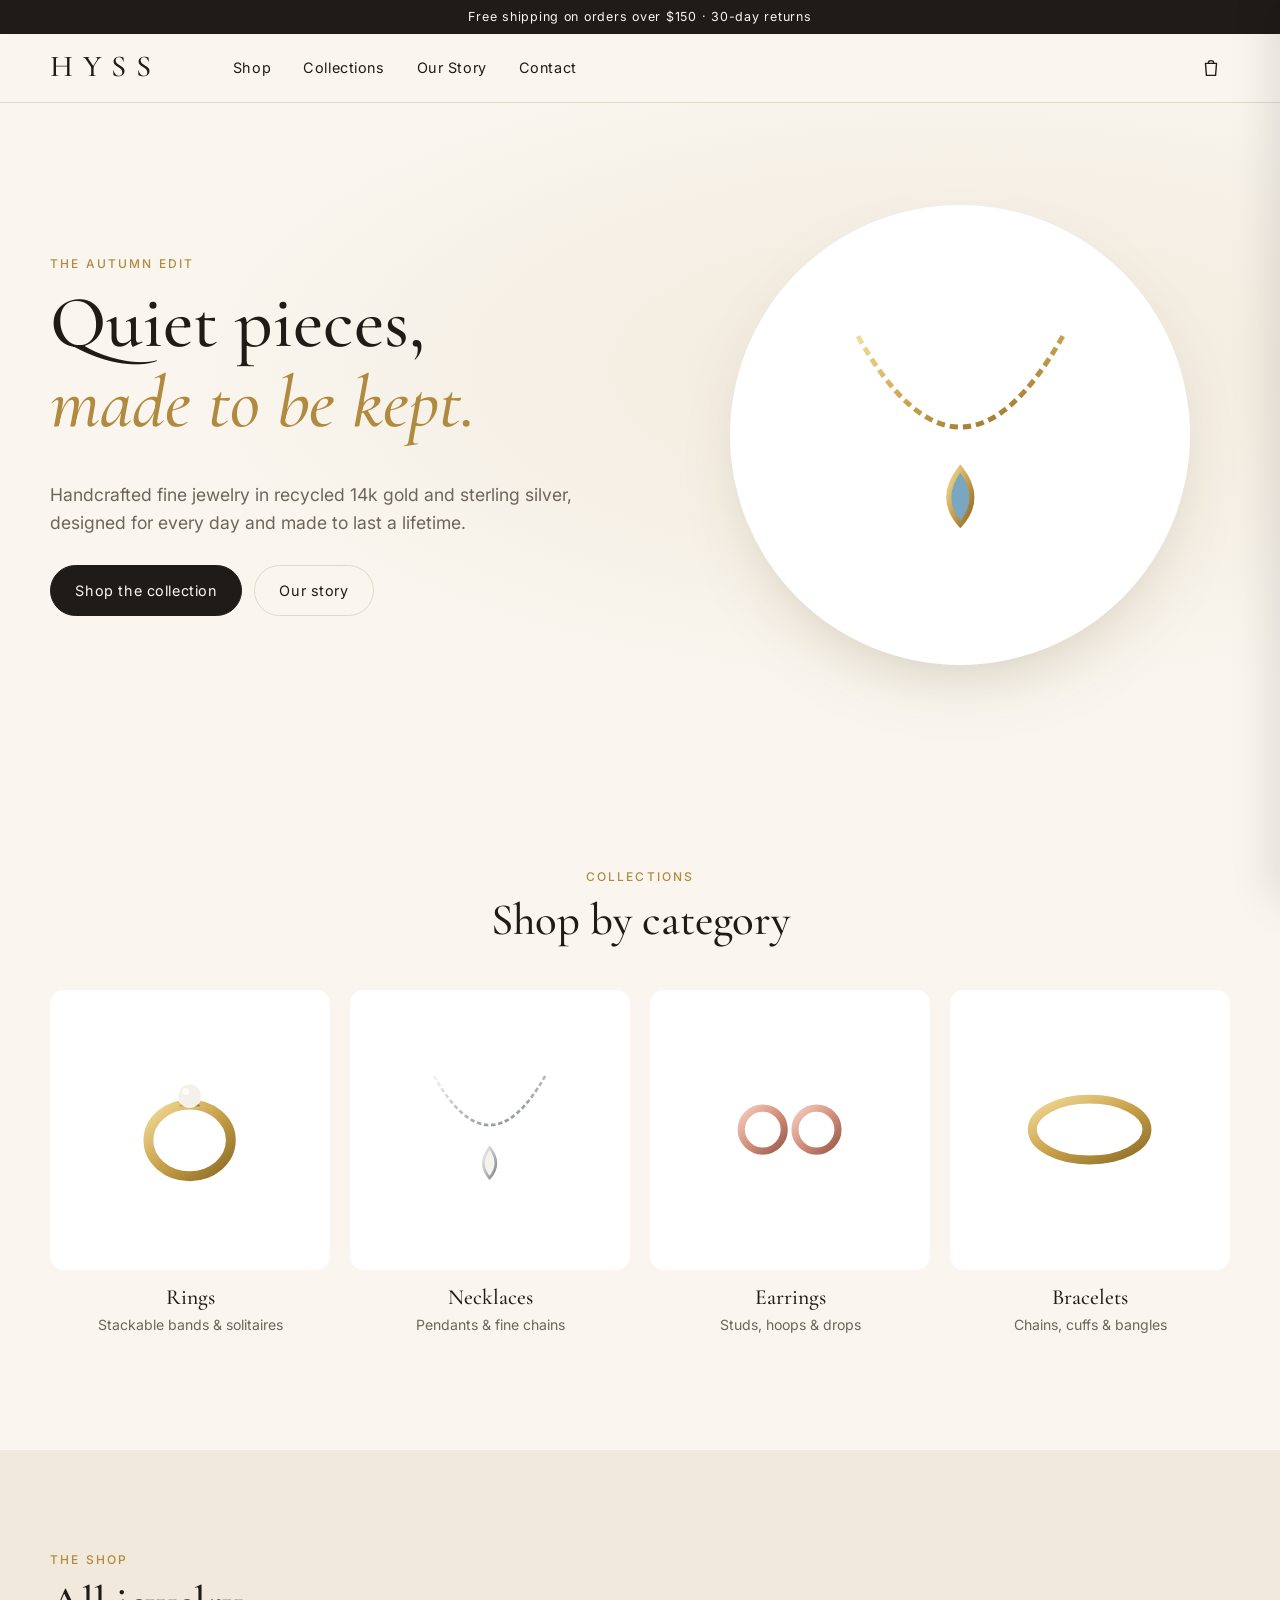
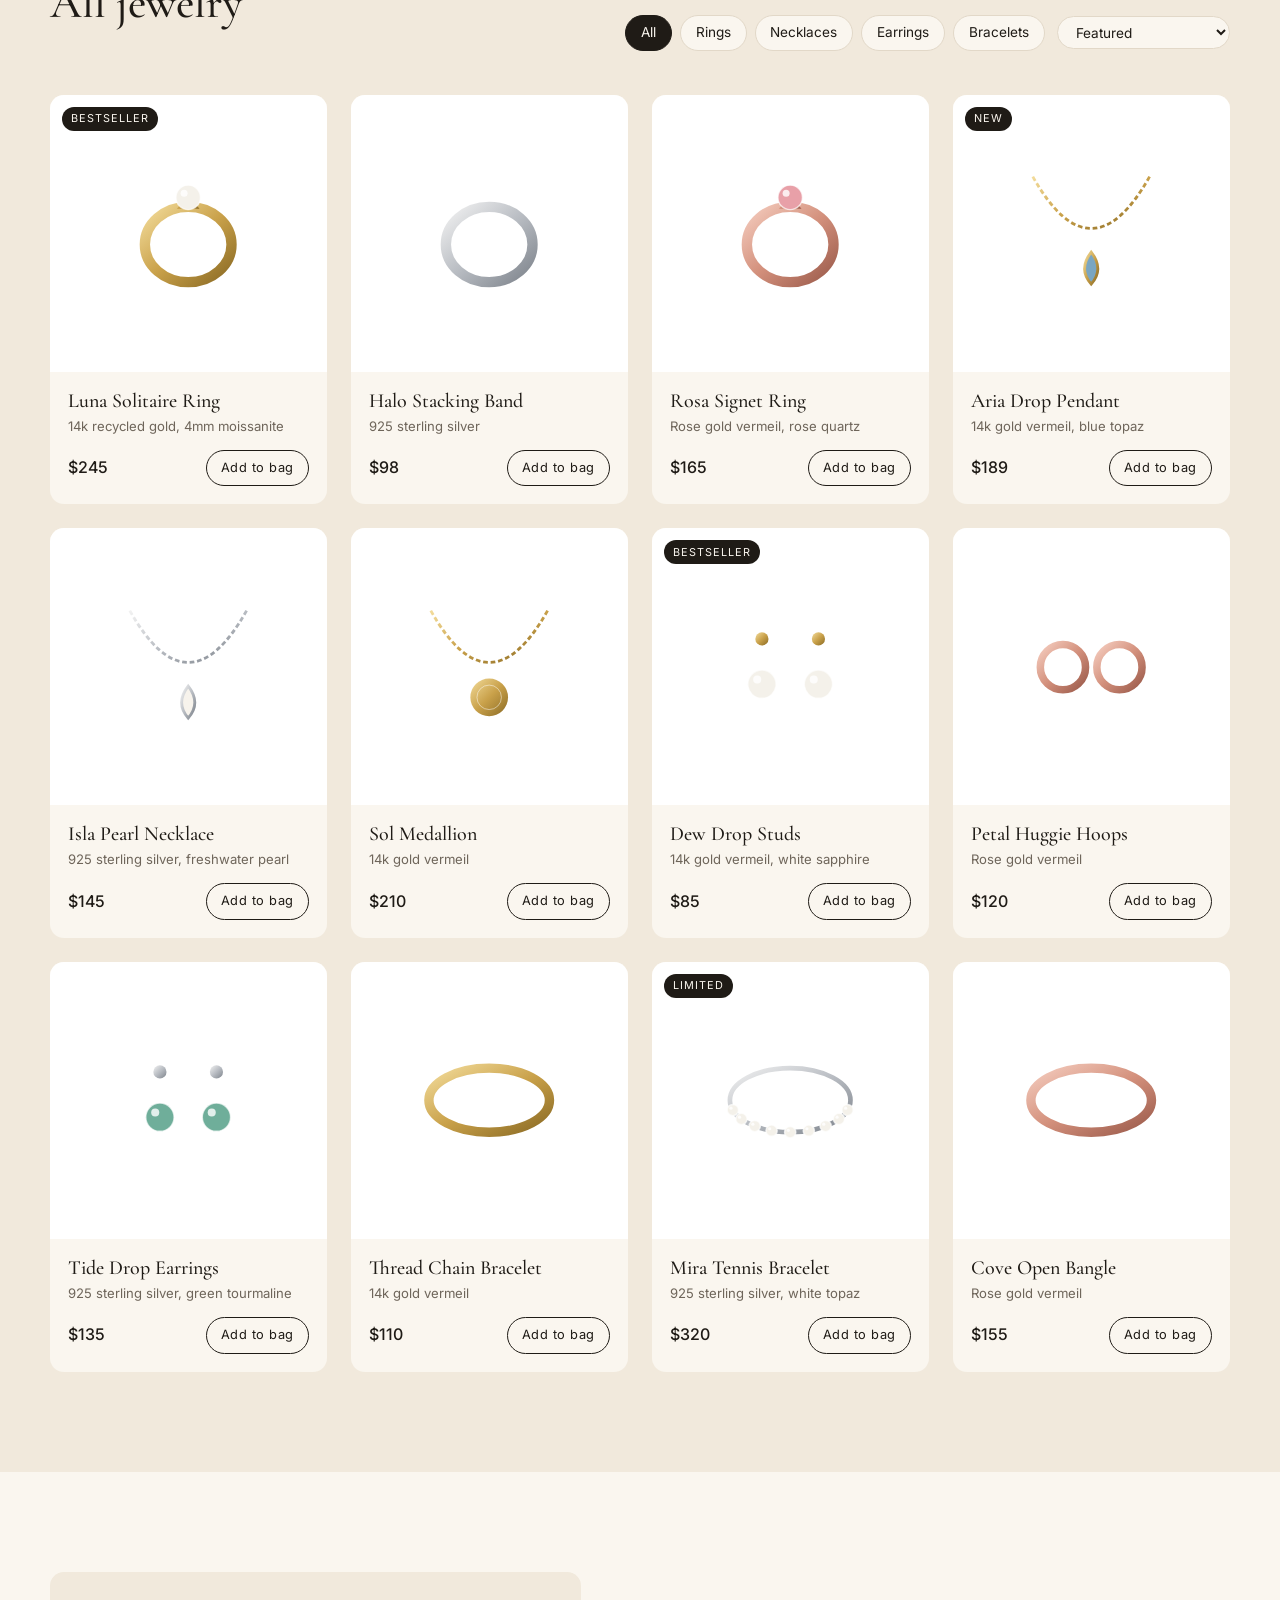
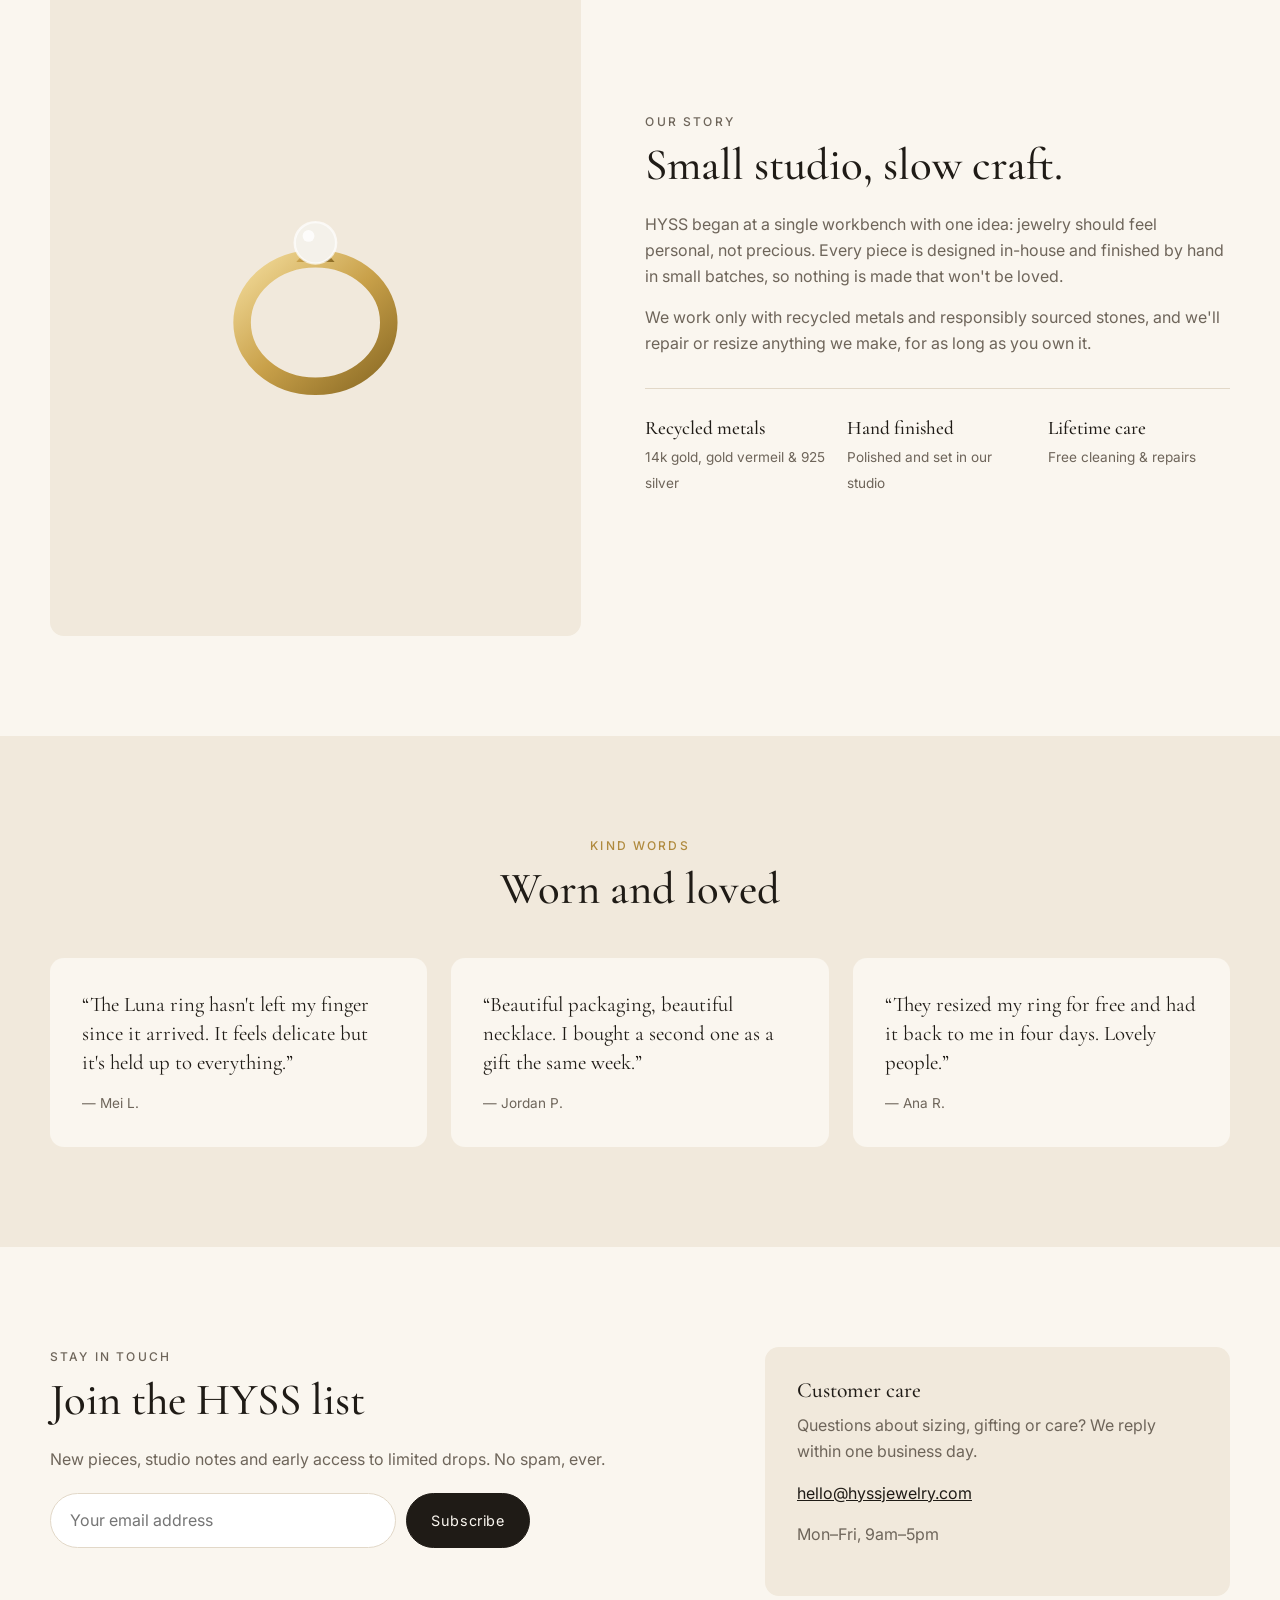
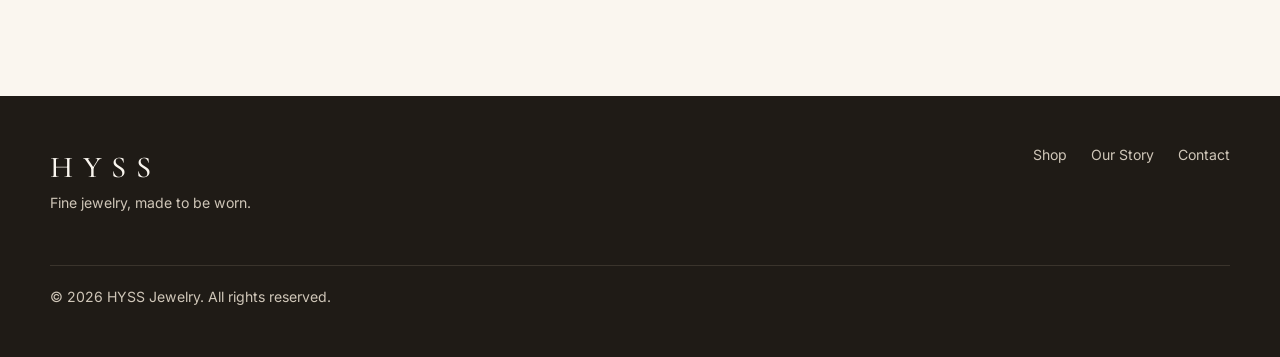
<file: index.html>
<!doctype html>
<html lang="en">
<head>
  <meta charset="utf-8">
  <meta name="viewport" content="width=device-width, initial-scale=1">
  <title>HYSS Jewelry — Fine Jewelry, Made to Be Worn</title>
  <meta name="description" content="HYSS Jewelry: handcrafted rings, necklaces, earrings and bracelets in recycled gold and sterling silver.">
  <link rel="icon" href="data:image/svg+xml,%3Csvg xmlns=%22http://www.w3.org/2000/svg%22 viewBox=%220 0 32 32%22%3E%3Ccircle cx=%2216%22 cy=%2218%22 r=%229%22 fill=%22none%22 stroke=%22%23b08a3e%22 stroke-width=%223%22/%3E%3Ccircle cx=%2216%22 cy=%227%22 r=%223.5%22 fill=%22%23b08a3e%22/%3E%3C/svg%3E">
  <link rel="preconnect" href="https://fonts.googleapis.com">
  <link rel="preconnect" href="https://fonts.gstatic.com" crossorigin>
  <link href="https://fonts.googleapis.com/css2?family=Cormorant+Garamond:ital,wght@0,400;0,500;0,600;1,400&family=Inter:wght@300;400;500;600&display=swap" rel="stylesheet">
  <link rel="stylesheet" href="assets/styles.css">
</head>
<body>
  <div class="announce">Free shipping on orders over $150 · 30-day returns</div>

  <header class="header">
    <div class="container header__inner">
      <button class="icon-btn menu-toggle" aria-label="Open menu" aria-expanded="false" data-menu-toggle>
        <svg viewBox="0 0 24 24" width="22" height="22"><path d="M3 6h18M3 12h18M3 18h18" stroke="currentColor" stroke-width="1.5" fill="none"/></svg>
      </button>
      <a href="#top" class="logo">HYSS</a>
      <nav class="nav" data-nav>
        <a href="#shop">Shop</a>
        <a href="#collections">Collections</a>
        <a href="#story">Our Story</a>
        <a href="#contact">Contact</a>
      </nav>
      <button class="icon-btn cart-btn" aria-label="Open cart" data-cart-open>
        <svg viewBox="0 0 24 24" width="22" height="22"><path d="M6 7h12l-1 13H7L6 7Zm3 0a3 3 0 0 1 6 0" stroke="currentColor" stroke-width="1.5" fill="none"/></svg>
        <span class="cart-count" data-cart-count>0</span>
      </button>
    </div>
  </header>

  <main id="top">
    <section class="hero">
      <div class="container hero__inner">
        <div class="hero__text">
          <p class="eyebrow">The Autumn Edit</p>
          <h1>Quiet pieces,<br><em>made to be kept.</em></h1>
          <p class="lead">Handcrafted fine jewelry in recycled 14k gold and sterling silver, designed for every day and made to last a lifetime.</p>
          <div class="hero__actions">
            <a href="#shop" class="btn btn--dark">Shop the collection</a>
            <a href="#story" class="btn btn--ghost">Our story</a>
          </div>
        </div>
        <div class="hero__art" aria-hidden="true" data-hero-art></div>
      </div>
    </section>

    <section id="collections" class="section">
      <div class="container">
        <div class="section__head">
          <p class="eyebrow">Collections</p>
          <h2>Shop by category</h2>
        </div>
        <div class="categories" data-categories></div>
      </div>
    </section>

    <section id="shop" class="section section--tinted">
      <div class="container">
        <div class="section__head section__head--row">
          <div>
            <p class="eyebrow">The Shop</p>
            <h2>All jewelry</h2>
          </div>
          <div class="toolbar">
            <div class="filters" role="tablist" data-filters></div>
            <label class="sort">
              <span class="visually-hidden">Sort by</span>
              <select data-sort>
                <option value="featured">Featured</option>
                <option value="price-asc">Price: low to high</option>
                <option value="price-desc">Price: high to low</option>
                <option value="name">Name</option>
              </select>
            </label>
          </div>
        </div>
        <div class="grid" data-grid></div>
      </div>
    </section>

    <section id="story" class="section story">
      <div class="container story__inner">
        <div class="story__art" aria-hidden="true" data-story-art></div>
        <div class="story__text">
          <p class="eyebrow">Our Story</p>
          <h2>Small studio, slow craft.</h2>
          <p>HYSS began at a single workbench with one idea: jewelry should feel personal, not precious. Every piece is designed in-house and finished by hand in small batches, so nothing is made that won't be loved.</p>
          <p>We work only with recycled metals and responsibly sourced stones, and we'll repair or resize anything we make, for as long as you own it.</p>
          <ul class="values">
            <li><strong>Recycled metals</strong><span>14k gold, gold vermeil &amp; 925 silver</span></li>
            <li><strong>Hand finished</strong><span>Polished and set in our studio</span></li>
            <li><strong>Lifetime care</strong><span>Free cleaning &amp; repairs</span></li>
          </ul>
        </div>
      </div>
    </section>

    <section class="section section--tinted">
      <div class="container">
        <div class="section__head">
          <p class="eyebrow">Kind Words</p>
          <h2>Worn and loved</h2>
        </div>
        <div class="reviews">
          <figure class="review">
            <blockquote>“The Luna ring hasn't left my finger since it arrived. It feels delicate but it's held up to everything.”</blockquote>
            <figcaption>— Mei L.</figcaption>
          </figure>
          <figure class="review">
            <blockquote>“Beautiful packaging, beautiful necklace. I bought a second one as a gift the same week.”</blockquote>
            <figcaption>— Jordan P.</figcaption>
          </figure>
          <figure class="review">
            <blockquote>“They resized my ring for free and had it back to me in four days. Lovely people.”</blockquote>
            <figcaption>— Ana R.</figcaption>
          </figure>
        </div>
      </div>
    </section>

    <section id="contact" class="section">
      <div class="container contact">
        <div>
          <p class="eyebrow">Stay in touch</p>
          <h2>Join the HYSS list</h2>
          <p>New pieces, studio notes and early access to limited drops. No spam, ever.</p>
          <form class="newsletter" data-newsletter novalidate>
            <label class="visually-hidden" for="email">Email address</label>
            <input id="email" type="email" placeholder="Your email address" required>
            <button class="btn btn--dark" type="submit">Subscribe</button>
          </form>
          <p class="form-msg" data-newsletter-msg role="status"></p>
        </div>
        <div class="contact__info">
          <h3>Customer care</h3>
          <p>Questions about sizing, gifting or care? We reply within one business day.</p>
          <p><a href="mailto:hello@hyssjewelry.com">hello@hyssjewelry.com</a></p>
          <p>Mon–Fri, 9am–5pm</p>
        </div>
      </div>
    </section>
  </main>

  <footer class="footer">
    <div class="container footer__inner">
      <div>
        <a href="#top" class="logo logo--light">HYSS</a>
        <p>Fine jewelry, made to be worn.</p>
      </div>
      <div class="footer__links">
        <a href="#shop">Shop</a>
        <a href="#story">Our Story</a>
        <a href="#contact">Contact</a>
      </div>
      <p class="footer__copy">© <span data-year></span> HYSS Jewelry. All rights reserved.</p>
    </div>
  </footer>

  <!-- Cart drawer -->
  <div class="overlay" data-overlay hidden></div>
  <aside class="drawer" aria-label="Shopping cart" aria-hidden="true" data-drawer>
    <div class="drawer__head">
      <h3>Your bag</h3>
      <button class="icon-btn" aria-label="Close cart" data-cart-close>
        <svg viewBox="0 0 24 24" width="20" height="20"><path d="M6 6l12 12M18 6 6 18" stroke="currentColor" stroke-width="1.5"/></svg>
      </button>
    </div>
    <div class="drawer__body" data-cart-items></div>
    <div class="drawer__foot">
      <div class="drawer__total"><span>Subtotal</span><strong data-cart-subtotal>$0</strong></div>
      <p class="drawer__note">Shipping and taxes calculated at checkout.</p>
      <button class="btn btn--dark btn--block" data-checkout>Checkout</button>
    </div>
  </aside>

  <!-- Product quick view -->
  <dialog class="modal" data-modal>
    <button class="icon-btn modal__close" aria-label="Close" data-modal-close>
      <svg viewBox="0 0 24 24" width="20" height="20"><path d="M6 6l12 12M18 6 6 18" stroke="currentColor" stroke-width="1.5"/></svg>
    </button>
    <div class="modal__inner" data-modal-body></div>
  </dialog>

  <div class="toast" role="status" data-toast></div>

  <script src="assets/products.js"></script>
  <script src="assets/art.js"></script>
  <script src="assets/app.js"></script>
</body>
</html>
</file>
<file: assets/styles.css>
:root {
  --cream: #faf6ef;
  --sand: #f1e9dc;
  --ink: #1f1b16;
  --muted: #6e655a;
  --line: #e2d8c8;
  --gold: #b08a3e;
  --white: #ffffff;
  --serif: "Cormorant Garamond", Georgia, serif;
  --sans: "Inter", system-ui, -apple-system, sans-serif;
  --radius: 14px;
}

*, *::before, *::after { box-sizing: border-box; }
html { scroll-behavior: smooth; scroll-padding-top: 80px; }
body { margin: 0; font-family: var(--sans); font-weight: 400; color: var(--ink); background: var(--cream); line-height: 1.6; }
body.no-scroll { overflow: hidden; }
img, svg { display: block; max-width: 100%; }
a { color: inherit; }
button { font: inherit; color: inherit; cursor: pointer; }
h1, h2, h3 { font-family: var(--serif); font-weight: 500; line-height: 1.1; margin: 0 0 .5em; }
h1 { font-size: clamp(2.6rem, 6vw, 4.6rem); }
h2 { font-size: clamp(2rem, 4vw, 2.8rem); }
h3 { font-size: 1.35rem; }
p { margin: 0 0 1em; }
em { font-style: italic; color: var(--gold); }

.container { width: min(1180px, 100% - 32px); margin-inline: auto; }
.visually-hidden { position: absolute; width: 1px; height: 1px; overflow: hidden; clip: rect(0 0 0 0); white-space: nowrap; }
.eyebrow { font-size: .75rem; letter-spacing: .18em; text-transform: uppercase; color: var(--gold); font-weight: 500; margin-bottom: .8em; }
.lead { font-size: 1.1rem; color: var(--muted); max-width: 32em; }

/* Buttons */
.btn { display: inline-flex; align-items: center; justify-content: center; padding: .9em 1.7em; border-radius: 999px; border: 1px solid var(--ink); background: transparent; text-decoration: none; font-size: .9rem; letter-spacing: .04em; transition: background .2s, color .2s, opacity .2s; }
.btn:hover { background: var(--ink); color: var(--cream); }
.btn--dark { background: var(--ink); color: var(--cream); }
.btn--dark:hover { background: var(--gold); border-color: var(--gold); }
.btn--ghost { border-color: var(--line); }
.btn--small { padding: .55em 1.1em; font-size: .8rem; }
.btn--block { width: 100%; }
.btn:disabled { opacity: .4; cursor: not-allowed; }
.link { background: none; border: 0; padding: 0; text-align: left; }
.link:hover { color: var(--gold); }
.icon-btn { background: none; border: 0; padding: 8px; display: inline-flex; position: relative; }

/* Header */
.announce { background: var(--ink); color: var(--cream); text-align: center; font-size: .78rem; letter-spacing: .06em; padding: .55em 16px; }
.header { position: sticky; top: 0; z-index: 20; background: rgba(250, 246, 239, .92); backdrop-filter: blur(10px); border-bottom: 1px solid var(--line); }
.header__inner { display: flex; align-items: center; justify-content: space-between; height: 68px; gap: 24px; }
.logo { font-family: var(--serif); font-size: 1.9rem; letter-spacing: .32em; text-decoration: none; font-weight: 500; }
.logo--light { color: var(--cream); }
.nav { display: flex; gap: 32px; margin-right: auto; margin-left: 48px; }
.nav a { text-decoration: none; font-size: .9rem; letter-spacing: .04em; }
.nav a:hover { color: var(--gold); }
.menu-toggle { display: none; }
.cart-count { position: absolute; top: 0; right: 0; min-width: 18px; height: 18px; border-radius: 9px; background: var(--gold); color: var(--white); font-size: .68rem; display: none; align-items: center; justify-content: center; padding: 0 4px; }
.cart-count.is-visible { display: inline-flex; }

/* Hero */
.hero { padding: clamp(48px, 8vw, 110px) 0; background: radial-gradient(ellipse at 75% 40%, var(--sand), transparent 60%); }
.hero__inner { display: grid; grid-template-columns: 1.1fr 1fr; align-items: center; gap: 48px; }
.hero__actions { display: flex; gap: 12px; flex-wrap: wrap; margin-top: 28px; }
.hero__art { aspect-ratio: 1; max-width: 460px; justify-self: center; width: 100%; background: var(--white); border-radius: 50%; padding: 12%; box-shadow: 0 30px 80px -40px rgba(80, 60, 20, .35); }

/* Sections */
.section { padding: clamp(56px, 8vw, 100px) 0; }
.section--tinted { background: var(--sand); }
.section__head { text-align: center; margin-bottom: 44px; }
.section__head--row { display: flex; justify-content: space-between; align-items: flex-end; text-align: left; gap: 24px; flex-wrap: wrap; }

/* Categories */
.categories { display: grid; grid-template-columns: repeat(4, 1fr); gap: 20px; }
.category { text-decoration: none; text-align: center; }
.category__art { background: var(--white); border-radius: var(--radius); aspect-ratio: 1; padding: 18%; margin-bottom: 16px; transition: transform .3s; }
.category:hover .category__art { transform: translateY(-4px); }
.category h3 { margin-bottom: .2em; }
.category p { color: var(--muted); font-size: .88rem; }

/* Toolbar */
.toolbar { display: flex; gap: 12px; flex-wrap: wrap; align-items: center; }
.filters { display: flex; gap: 8px; flex-wrap: wrap; }
.chip { border: 1px solid var(--line); background: var(--cream); border-radius: 999px; padding: .45em 1.1em; font-size: .85rem; }
.chip.is-active { background: var(--ink); color: var(--cream); border-color: var(--ink); }
.sort select { font: inherit; font-size: .85rem; padding: .5em 2em .5em 1em; border-radius: 999px; border: 1px solid var(--line); background: var(--cream); color: var(--ink); }

/* Product grid */
.grid { display: grid; grid-template-columns: repeat(auto-fill, minmax(240px, 1fr)); gap: 24px; }
.card { background: var(--cream); border-radius: var(--radius); overflow: hidden; display: flex; flex-direction: column; }
.card__media { position: relative; border: 0; background: var(--white); aspect-ratio: 1; padding: 16%; transition: background .3s; }
.card__media:hover { background: #fffdf8; }
.card__media svg { transition: transform .4s; }
.card__media:hover svg { transform: scale(1.06); }
.badge { position: absolute; top: 12px; left: 12px; font-size: .68rem; letter-spacing: .1em; text-transform: uppercase; background: var(--ink); color: var(--cream); padding: .3em .8em; border-radius: 999px; }
.card__body { padding: 18px; display: flex; flex-direction: column; flex: 1; }
.card__body h3 { font-size: 1.25rem; margin-bottom: .2em; }
.card__meta { color: var(--muted); font-size: .82rem; }
.card__row { display: flex; justify-content: space-between; align-items: center; margin-top: auto; gap: 8px; }
.price { font-weight: 500; }
.price--lg { font-size: 1.3rem; }

/* Story */
.story__inner { display: grid; grid-template-columns: 1fr 1.1fr; gap: 64px; align-items: center; }
.story__art { background: var(--sand); border-radius: var(--radius); aspect-ratio: 4 / 5; padding: 20%; display: grid; place-items: center; }
.story__text p { color: var(--muted); }
.values { list-style: none; padding: 0; margin: 32px 0 0; display: grid; grid-template-columns: repeat(3, 1fr); gap: 20px; border-top: 1px solid var(--line); padding-top: 24px; }
.values strong { display: block; font-family: var(--serif); font-size: 1.2rem; font-weight: 500; }
.values span { font-size: .85rem; color: var(--muted); }

/* Reviews */
.reviews { display: grid; grid-template-columns: repeat(3, 1fr); gap: 24px; }
.review { margin: 0; background: var(--cream); border-radius: var(--radius); padding: 32px; }
.review blockquote { margin: 0 0 16px; font-family: var(--serif); font-size: 1.3rem; line-height: 1.4; }
.review figcaption { color: var(--muted); font-size: .85rem; }

/* Contact */
.contact { display: grid; grid-template-columns: 1.4fr 1fr; gap: 64px; }
.contact p { color: var(--muted); }
.newsletter { display: flex; gap: 10px; margin-top: 20px; max-width: 480px; }
.newsletter input { flex: 1; min-width: 0; font: inherit; padding: .85em 1.2em; border-radius: 999px; border: 1px solid var(--line); background: var(--white); color: var(--ink); }
.newsletter input:focus { outline: 2px solid var(--gold); outline-offset: 1px; }
.form-msg { margin-top: 10px; font-size: .88rem; min-height: 1.4em; }
.contact__info { background: var(--sand); border-radius: var(--radius); padding: 32px; }
.contact__info a { color: var(--ink); }

/* Footer */
.footer { background: var(--ink); color: #cfc6b8; padding: 48px 0; font-size: .88rem; }
.footer__inner { display: flex; justify-content: space-between; align-items: flex-start; gap: 24px; flex-wrap: wrap; }
.footer__links { display: flex; gap: 24px; }
.footer__links a { text-decoration: none; }
.footer__links a:hover { color: var(--white); }
.footer__copy { width: 100%; border-top: 1px solid #3a342c; padding-top: 20px; margin: 12px 0 0; }

/* Drawer */
.overlay { position: fixed; inset: 0; background: rgba(31, 27, 22, .4); z-index: 40; }
.drawer { position: fixed; top: 0; right: 0; height: 100%; width: min(400px, 100%); background: var(--cream); z-index: 50; display: flex; flex-direction: column; transform: translateX(100%); transition: transform .3s ease; box-shadow: -10px 0 40px rgba(0, 0, 0, .1); }
.drawer.is-open { transform: none; }
.drawer__head { display: flex; justify-content: space-between; align-items: center; padding: 20px 24px; border-bottom: 1px solid var(--line); }
.drawer__head h3 { margin: 0; }
.drawer__body { flex: 1; overflow-y: auto; padding: 8px 24px; }
.drawer__foot { padding: 20px 24px; border-top: 1px solid var(--line); }
.drawer__total { display: flex; justify-content: space-between; font-size: 1.05rem; margin-bottom: 4px; }
.drawer__note { font-size: .8rem; color: var(--muted); }
.empty { color: var(--muted); text-align: center; padding: 48px 0; }
.line { display: grid; grid-template-columns: 72px 1fr auto; gap: 14px; padding: 16px 0; border-bottom: 1px solid var(--line); align-items: start; }
.line__art { background: var(--white); border-radius: 10px; padding: 10px; }
.line__info { display: flex; flex-direction: column; gap: 2px; font-size: .9rem; }
.line__info span { color: var(--muted); }
.line__remove { font-size: .78rem; color: var(--muted); text-decoration: underline; }
.qty { display: inline-flex; align-items: center; gap: 10px; margin-top: 6px; border: 1px solid var(--line); border-radius: 999px; padding: 2px 8px; width: fit-content; }
.qty button { background: none; border: 0; width: 22px; }
.qty span { color: var(--ink); min-width: 1ch; text-align: center; }

/* Modal */
.modal { border: 0; border-radius: var(--radius); padding: 0; width: min(860px, 100% - 32px); background: var(--cream); color: var(--ink); }
.modal::backdrop { background: rgba(31, 27, 22, .45); }
.modal__close { position: absolute; top: 12px; right: 12px; z-index: 1; }
.modal__inner { display: grid; grid-template-columns: 1fr 1fr; }
.modal__art { background: var(--white); padding: 14%; }
.modal__text { padding: 40px 32px; display: flex; flex-direction: column; justify-content: center; }
.modal__text p { color: var(--muted); }
.modal__text .price { color: var(--ink); }

/* Toast */
.toast { position: fixed; bottom: 24px; left: 50%; transform: translate(-50%, 20px); background: var(--ink); color: var(--cream); padding: .8em 1.4em; border-radius: 999px; font-size: .88rem; opacity: 0; pointer-events: none; transition: opacity .25s, transform .25s; z-index: 60; max-width: calc(100% - 32px); text-align: center; }
.toast.is-visible { opacity: 1; transform: translate(-50%, 0); }

/* Responsive */
@media (max-width: 900px) {
  .hero__inner, .story__inner, .contact { grid-template-columns: 1fr; gap: 40px; }
  .hero__art { max-width: 320px; }
  .categories { grid-template-columns: repeat(2, 1fr); }
  .reviews { grid-template-columns: 1fr; }
  .story__art { aspect-ratio: 16 / 10; padding: 10%; }
  .story__art svg { max-height: 100%; }
}

@media (max-width: 720px) {
  .menu-toggle { display: inline-flex; }
  .header__inner { gap: 8px; }
  .logo { font-size: 1.6rem; }
  .nav { display: none; position: absolute; top: 68px; left: 0; right: 0; margin: 0; flex-direction: column; gap: 0; background: var(--cream); border-bottom: 1px solid var(--line); }
  .nav.is-open { display: flex; }
  .nav a { padding: 16px; border-top: 1px solid var(--line); }
  .values { grid-template-columns: 1fr; }
  .modal__inner { grid-template-columns: 1fr; }
  .modal__art { padding: 18% 25%; }
  .modal__text { padding: 24px; }
  .newsletter { flex-direction: column; }
  .grid { grid-template-columns: repeat(2, 1fr); gap: 12px; }
  .card__body { padding: 12px; }
  .card__body h3 { font-size: 1.05rem; }
  .card__row { flex-direction: column; align-items: stretch; }
}
</file>
